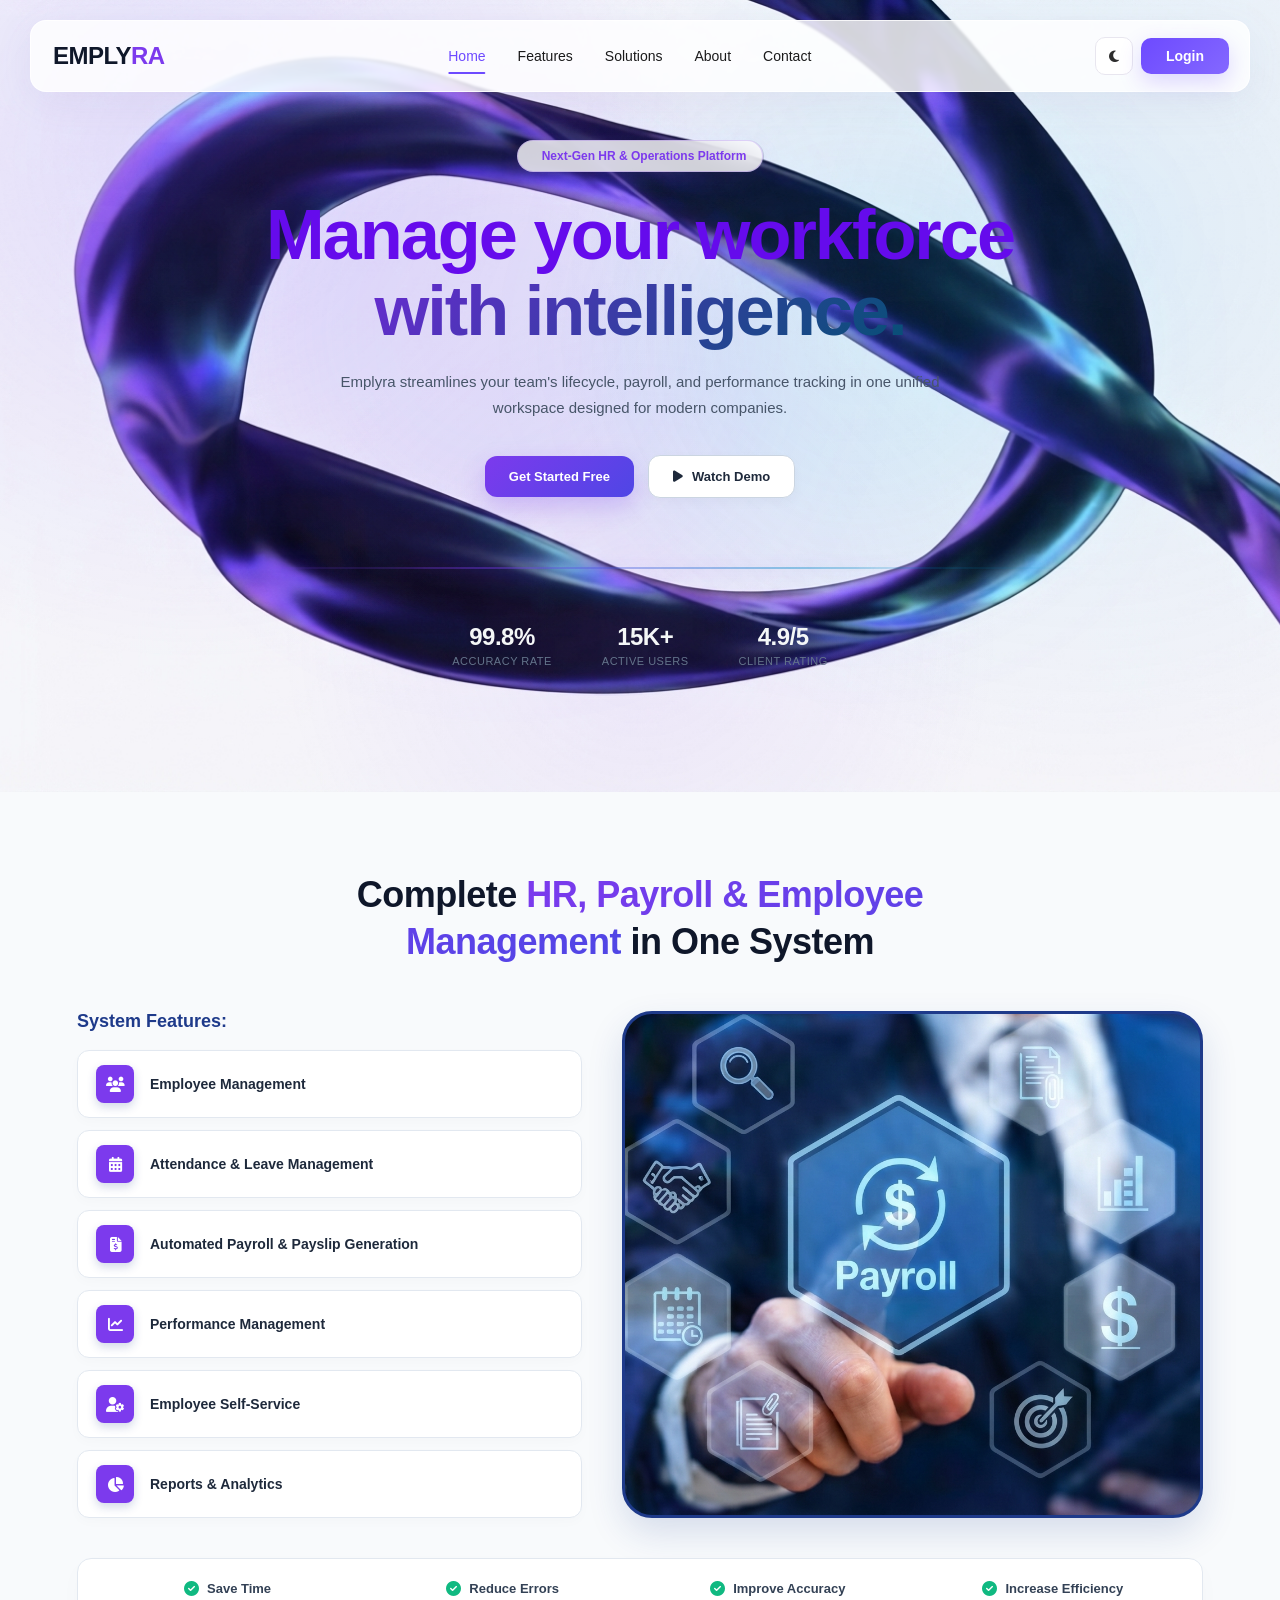
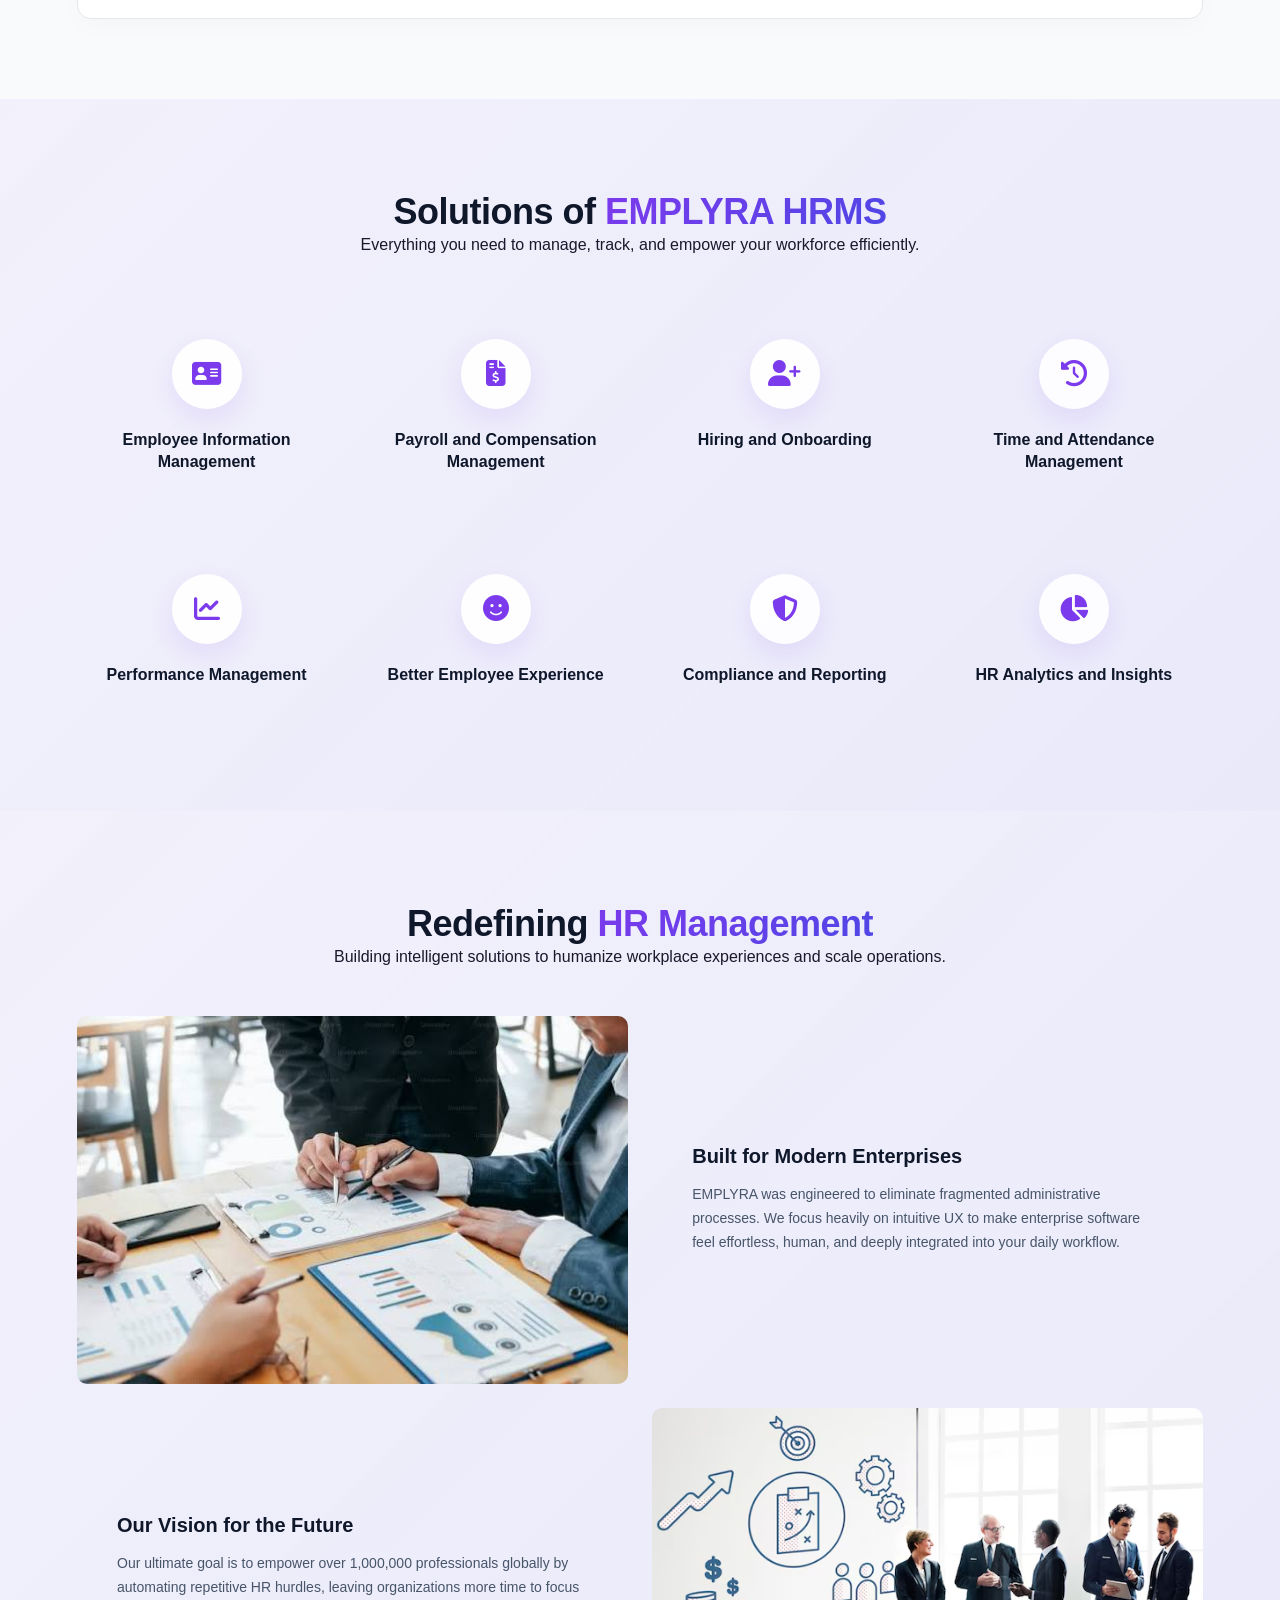
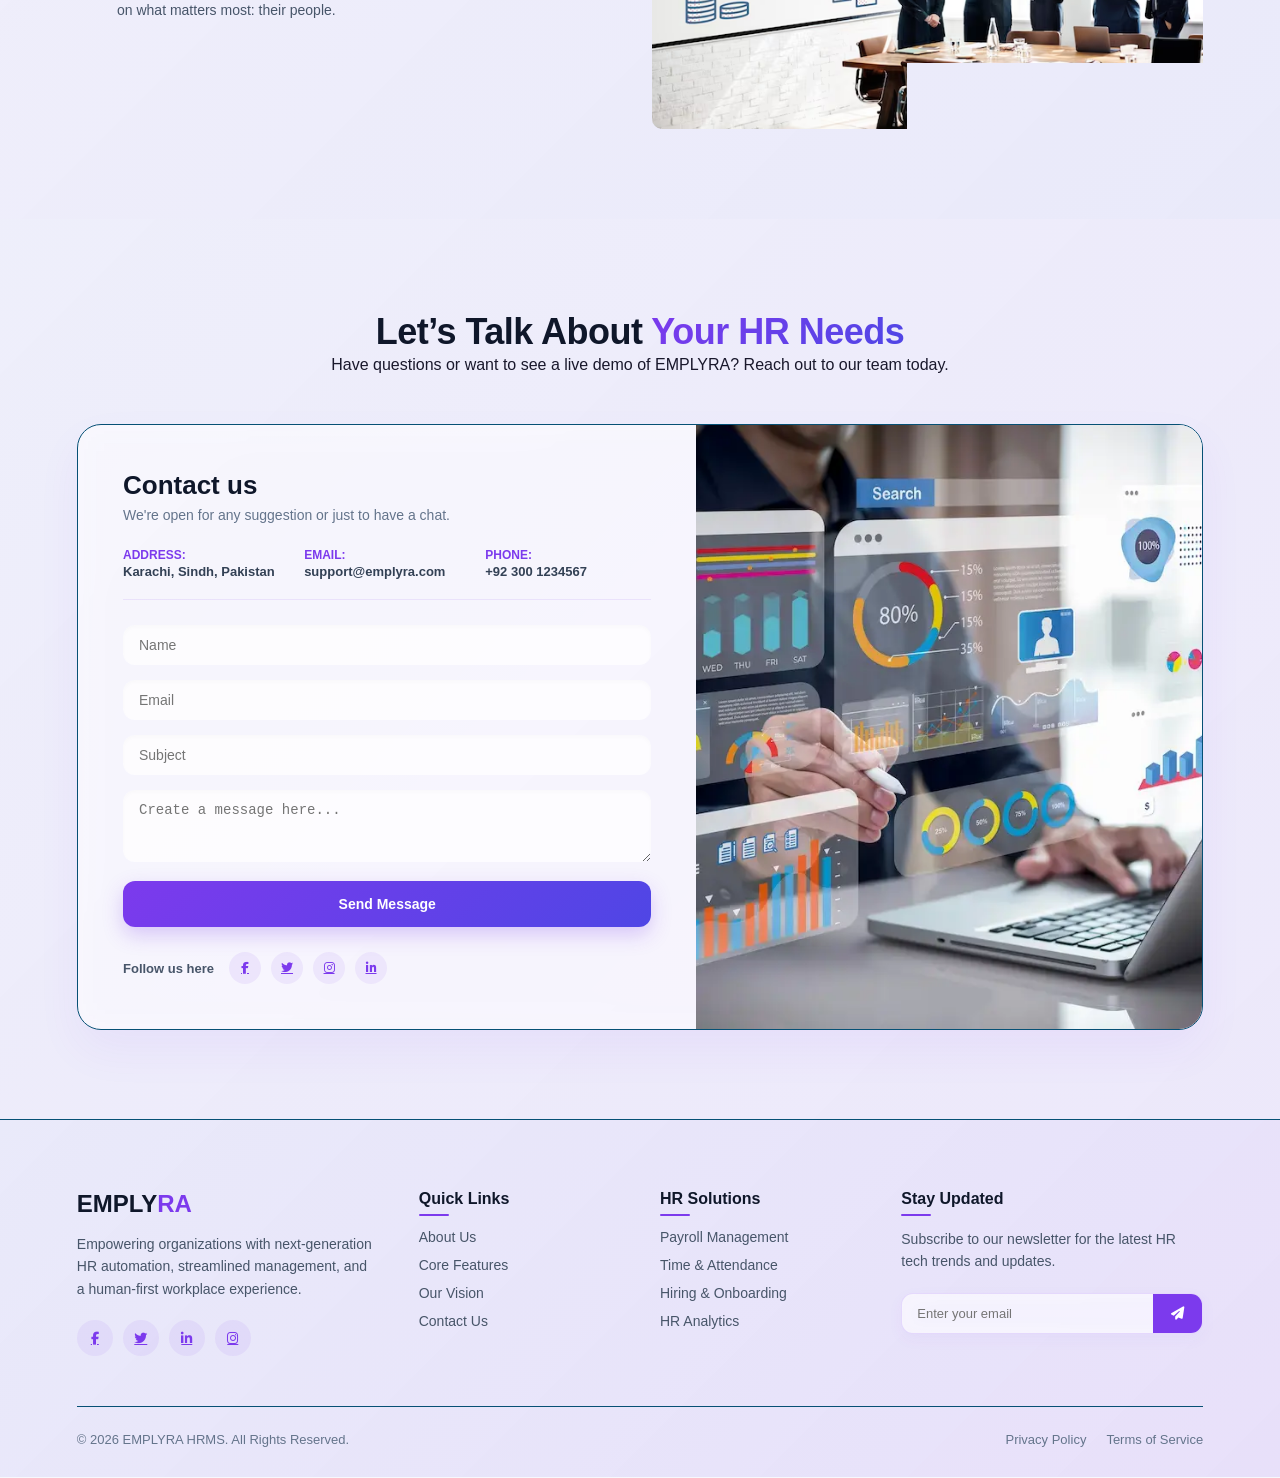
<file: index.html>
<!DOCTYPE html>
<html lang="en">

<head>
    <meta charset="UTF-8">
    <meta name="viewport" content="width=device-width, initial-scale=1.0">
    <title>EMPLYRA</title>
    <link rel="stylesheet" href="style.css">
    <link rel="stylesheet" href="https://cdnjs.cloudflare.com/ajax/libs/font-awesome/6.5.2/css/all.min.css">

</head>

<body>
    <nav class="navbar">
        <div class="nav-logo">
              <h3>EMPLY<span>RA</span></h3>
        </div>

        <div class="nav-links">
            <a href="#home" class="active">Home</a>
            <a href="#features">Features</a>
            <a href="#solutions">Solutions</a>
            <a href="#about">About</a>
            <a href="#contact">Contact</a>
        </div>

        <div class="nav-actions">
            <button class="theme-btn" id="themeToggle">
                <i class="fa-regular fa-moon"></i>
            </button>
            <a href="login.html" class="get-started">
                Login
            </a>
            <button class="menu-toggle" id="menuToggle">
                <i class="fa-solid fa-bars"></i>
            </button>
        </div>
</nav>
 <!-- HERO SECTION START -->
<section class="hero-section" id="home">
    <!-- Background Ambient Glows -->
    <div class="hero-glow hero-glow-one"></div>
    <div class="hero-glow hero-glow-two"></div>

    <div class="hero-container">

        <!-- Top HR Badge -->
        <div class="hero-badge">
            <i class="fas fa-sparkles"></i>
            Next-Gen HR & Operations Platform
        </div>

        <!-- Main Heading -->
        <h1>
            Manage your workforce <span>with intelligence.</span>
        </h1>

        <!-- Description -->
        <p>
            Emplyra streamlines your team's lifecycle, payroll, and performance tracking in one unified workspace designed for modern companies.
        </p>

        <!-- CTA Buttons -->
        <div class="hero-buttons">
            <a href="#get-started" class="hero-primary">
                Get Started Free </i>
            </a>
            <a href="#demo" class="hero-secondary">
                <i class="fas fa-play"></i> Watch Demo
            </a>
        </div>

        <!-- Glowing Animated Wave Line -->
        <div class="hero-wave-container">
            <div class="wave-line"></div>
        </div>

        <!-- Hero Stats Row -->
        <div class="hero-stats-row">
            <div class="hero-stat-item">
                <strong>99.8%</strong>
                <span>Accuracy Rate</span>
            </div>
            <div class="hero-stat-item">
                <strong>15K+</strong>
                <span>Active Users</span>
            </div>
            <div class="hero-stat-item">
                <strong>4.9/5</strong>
                <span>Client Rating</span>
            </div>
        </div>
    </div>
</section>

    <!-- Features Section  -->
 <section class="simec-features-section scroll-reveal" id="features">
    <div class="simec-container">
        
        <!-- Header -->
        <div class="simec-header scroll-reveal">
        <h2>Complete <span class="highlight-text">HR, Payroll &
             Employee Management</span> in One System</h2>
        </div>

        <!-- Split Grid Layout -->
        <div class="simec-grid">
            
            <!-- Left Side: System Features List -->
            <div class="simec-features-list scroll-reveal">
                <div class="list-heading">System Features:</div>
                
                <div class="simec-item">
                    <div class="simec-icon"><i class="fa-solid fa-users"></i></div>
                    <span>Employee Management</span>
                </div>
                
                <div class="simec-item">
                    <div class="simec-icon"><i class="fa-solid fa-calendar-days"></i></div>
                    <span>Attendance & Leave Management</span>
                </div>
                
                <div class="simec-item">
                    <div class="simec-icon"><i class="fa-solid fa-file-invoice-dollar"></i></div>
                    <span>Automated Payroll & Payslip Generation</span>
                </div>
                
                <div class="simec-item">
                    <div class="simec-icon"><i class="fa-solid fa-chart-line"></i></div>
                    <span>Performance Management</span>
                </div>
                
                <div class="simec-item">
                    <div class="simec-icon"><i class="fa-solid fa-user-gear"></i></div>
                    <span>Employee Self-Service</span>
                </div>
                
                <div class="simec-item">
                    <div class="simec-icon"><i class="fa-solid fa-chart-pie"></i></div>
                    <span>Reports & Analytics</span>
                </div>
            </div>

            <div class="simec-image-wrapper scroll-reveal">
                <img src="images/img5.jpg" alt="SIMEC HR System Features">
            </div>

        </div>

        <!-- Bottom Highlights Strip -->
        <div class="simec-highlights scroll-reveal">
            <div class="highlight-pill">
                <i class="fa-solid fa-circle-check"></i>
                <span>Save Time</span>
            </div>
            <div class="highlight-pill">
                <i class="fa-solid fa-circle-check"></i>
                <span>Reduce Errors</span>
            </div>
            <div class="highlight-pill">
                <i class="fa-solid fa-circle-check"></i>
                <span>Improve Accuracy</span>
            </div>
            <div class="highlight-pill">
                <i class="fa-solid fa-circle-check"></i>
                <span>Increase Efficiency</span>
            </div>
        </div>

    </div>
</section>
       <!-- features Section  -->

       <section id="solutions" class="simec-grid-section scroll-reveal">
    <div class="simec-container">
        
        <!-- Header -->
        <div class="simec-header scroll-reveal">
    <h2>Solutions of <span class="highlight-text">EMPLYRA HRMS</span></h2>
            <p class="simec-subtitle">Everything you need to manage, track, and empower your workforce efficiently.</p>
        </div>

        <!-- 8-Item Feature Grid -->
        <div class="hr-features-grid scroll-reveal">
            
            <!-- Item 1 -->
            <div class="hr-feature-card">
                <div class="hr-icon-circle">
                    <i class="fa-solid fa-address-card"></i>
                </div>
                <h3>Employee Information Management</h3>
            </div>

            <!-- Item 2 -->
            <div class="hr-feature-card">
                <div class="hr-icon-circle">
                    <i class="fa-solid fa-file-invoice-dollar"></i>
                </div>
                <h3>Payroll and Compensation Management</h3>
            </div>

            <!-- Item 3 -->
            <div class="hr-feature-card">
                <div class="hr-icon-circle">
                    <i class="fa-solid fa-user-plus"></i>
                </div>
                <h3>Hiring and Onboarding</h3>
            </div>

            <!-- Item 4 -->
            <div class="hr-feature-card">
                <div class="hr-icon-circle">
                    <i class="fa-solid fa-clock-rotate-left"></i>
                </div>
                <h3>Time and Attendance Management</h3>
            </div>

            <!-- Item 5 -->
            <div class="hr-feature-card">
                <div class="hr-icon-circle">
                    <i class="fa-solid fa-chart-line"></i>
                </div>
                <h3>Performance Management</h3>
            </div>

            <!-- Item 6 -->
            <div class="hr-feature-card">
                <div class="hr-icon-circle">
                    <i class="fa-solid fa-face-smile"></i>
                </div>
                <h3>Better Employee Experience</h3>
            </div>

            <!-- Item 7 -->
            <div class="hr-feature-card">
                <div class="hr-icon-circle">
                    <i class="fa-solid fa-shield-halved"></i>
                </div>
                <h3>Compliance and Reporting</h3>
            </div>

            <!-- Item 8 -->
            <div class="hr-feature-card">
                <div class="hr-icon-circle">
                    <i class="fa-solid fa-chart-pie"></i>
                </div>
                <h3>HR Analytics and Insights</h3>
            </div>

        </div>

    </div>
</section> 

   <!-- Solutions Section  -->
      <!-- About Section  -->
    <section id="about" class="simec-about-bento-section scroll-reveal">
    <div class="simec-container">
        
        <!-- Section Header -->
        <div class="simec-header scroll-reveal">
            <h2>Redefining <span class="highlight-text">HR Management</span></h2>
            <p class="simec-subtitle">Building intelligent solutions to humanize workplace experiences and scale operations.</p>
        </div>

        <!-- Bento Grid Layout -->
        <div class="emplyra-bento-grid scroll-reveal">
            
            <!-- Box 1: Image / Illustration -->
            <div class="bento-card bento-img-card">
                <img src="images/img7.jpg" alt="EMPLYRA Team Collaboration" />
            </div>

            <!-- Box 2: Text Description 1 -->
            <div class="bento-card bento-text-card">
                <h3>Built for Modern Enterprises</h3>
                <p>EMPLYRA was engineered to eliminate fragmented administrative processes. We focus heavily on intuitive UX to make enterprise software feel effortless, human, and deeply integrated into your daily workflow.</p>
            </div>

            <!-- Box 3: Text Description 2 -->
            <div class="bento-card bento-text-card">
                <h3>Our Vision for the Future</h3>
                <p>Our ultimate goal is to empower over 1,000,000 professionals globally by automating repetitive HR hurdles, leaving organizations more time to focus on what matters most: their people.</p>
            </div>

            <!-- Box 4: Image / Illustration -->
            <div class="bento-card bento-img-card">
                <img src="images/img9.avif" alt="EMPLYRA Dashboard Preview" />
            </div>

        </div>

    </div>
</section>

 <!-- About Section  -->
   <!-- Contact Section  -->
    <section id="contact" class="simec-contact-section scroll-reveal">
    <div class="simec-container">
        
        <!-- Section Header -->
        <div class="simec-header scroll-reveal">
        <h2>Let’s Talk About <span class="highlight-text">Your HR Needs</span></h2>
            <p class="simec-subtitle">Have questions or want to see a live demo of EMPLYRA? Reach out to our team today.</p>
        </div>

        <!-- Single Split Card Layout (Form on Left, Image on Right) -->
        <div class="contact-split-card scroll-reveal">
            
            <!-- Left Side: Contact Form & Info -->
            <div class="contact-left-content">
                <div class="contact-titles">
                    <h3>Contact us</h3>
                    <p>We're open for any suggestion or just to have a chat.</p>
                </div>

                <!-- Quick Info Row -->
                <div class="contact-mini-info">
                    <div class="mini-info-item">
                        <span>Address:</span>
                        <p>Karachi, Sindh, Pakistan</p>
                    </div>
                    <div class="mini-info-item">
                        <span>Email:</span>
                        <p>support@emplyra.com</p>
                    </div>
                    <div class="mini-info-item">
                        <span>Phone:</span>
                        <p>+92 300 1234567</p>
                    </div>
                </div>

                <!-- Form -->
                <form id="emplyraContactForm" onsubmit="event.preventDefault();">
                    <div class="form-group">
                        <input type="text" placeholder="Name" required />
                    </div>
                    <div class="form-group">
                        <input type="email" placeholder="Email" required />
                    </div>
                    <div class="form-group">
                        <input type="text" placeholder="Subject" required />
                    </div>
                    <div class="form-group">
                        <textarea rows="3" placeholder="Create a message here..." required></textarea>
                    </div>
                    <button type="submit" class="simec-submit-btn">
                        Send Message
                    </button>
                </form>

                <!-- Social / Follow Us Links -->
                <div class="contact-follow-us">
                    <span>Follow us here</span>
                    <div class="social-links">
                        <a href="#"><i class="fa-brands fa-facebook-f"></i></a>
                        <a href="#"><i class="fa-brands fa-twitter"></i></a>
                        <a href="#"><i class="fa-brands fa-instagram"></i></a>
                        <a href="#"><i class="fa-brands fa-linkedin-in"></i></a>
                    </div>
                </div>
            </div>

            <!-- Right Side: Image Container -->
            <div class="contact-right-image">
                <img src="images/img10.webp" alt="EMPLYRA Workspace" />
            </div>

        </div>

    </div>
</section>

  <!-- Contact  -->
   <footer id="footer" class="simec-footer-section scroll-reveal">
    <div class="simec-container">
        
        <!-- Main Footer Content Grid -->
        <div class="footer-grid">
            
            <!-- Column 1: Brand Info & Bio -->
            <div class="footer-widget brand-widget">
                <div class="footer-logo">
                    <h3>EMPLY<span>RA</span></h3>
                </div>
                <p>Empowering organizations with next-generation HR automation, streamlined management, and a human-first workplace experience.</p>
                <div class="footer-socials">
                    <a href="#"><i class="fa-brands fa-facebook-f"></i></a>
                    <a href="#"><i class="fa-brands fa-twitter"></i></a>
                    <a href="#"><i class="fa-brands fa-linkedin-in"></i></a>
                    <a href="#"><i class="fa-brands fa-instagram"></i></a>
                </div>
            </div>

            <!-- Column 2: Quick Links -->
            <div class="footer-widget">
                <h4>Quick Links</h4>
                <ul class="footer-links">
                    <li><a href="#about-us">About Us</a></li>
                    <li><a href="#hr-solutions">Core Features</a></li>
                    <li><a href="#emplyra-about">Our Vision</a></li>
                    <li><a href="#contact-us">Contact Us</a></li>
                </ul>
            </div>

            <!-- Column 3: Solutions / Services -->
            <div class="footer-widget">
                <h4>HR Solutions</h4>
                <ul class="footer-links">
                    <li><a href="#">Payroll Management</a></li>
                    <li><a href="#">Time & Attendance</a></li>
                    <li><a href="#">Hiring & Onboarding</a></li>
                    <li><a href="#">HR Analytics</a></li>
                </ul>
            </div>

            <!-- Column 4: Newsletter Subscription -->
            <div class="footer-widget newsletter-widget">
                <h4>Stay Updated</h4>
                <p>Subscribe to our newsletter for the latest HR tech trends and updates.</p>
                <form class="footer-newsletter-form" onsubmit="event.preventDefault();">
                    <input type="email" placeholder="Enter your email" required />
                    <button type="submit"><i class="fa-solid fa-paper-plane"></i></button>
                </form>
            </div>

        </div>

        <!-- Footer Bottom Bar -->
        <div class="footer-bottom">
            <p>&copy; 2026 EMPLYRA HRMS. All Rights Reserved.</p>
            <div class="footer-bottom-links">
                <a href="#">Privacy Policy</a>
                <a href="#">Terms of Service</a>
            </div>
        </div>

    </div>
</footer>
     
    <script src="script.js">
        /* THEME */

const savedTheme = localStorage.getItem("theme");

if (savedTheme === "dark") {
    document.body.classList.add("dark-mode");
}
    </script>
</body>

</html>
</file>
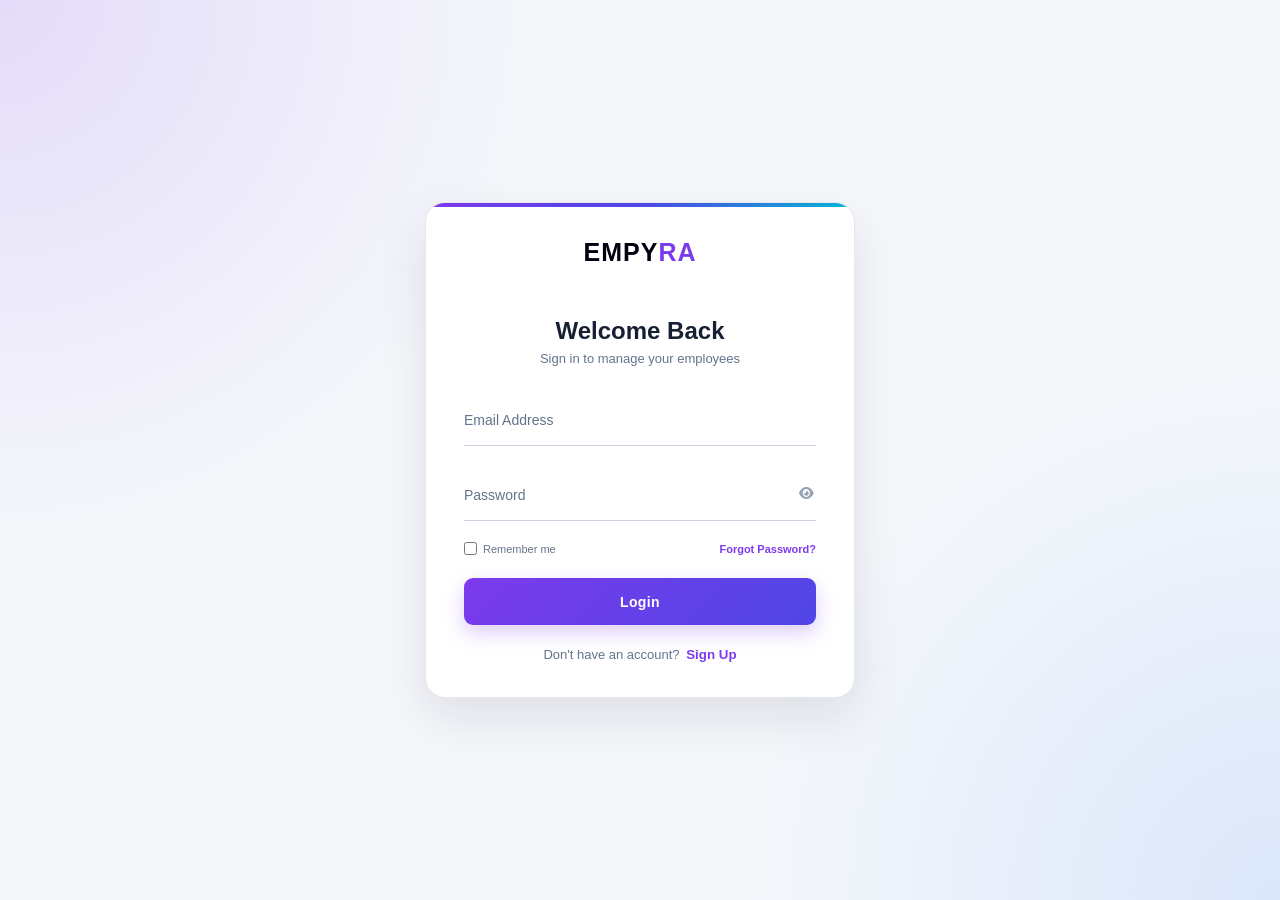
<file: login.html>
<!DOCTYPE html>
<html lang="en">
<head>
    <meta charset="UTF-8">
    <meta name="viewport" content="width=device-width, initial-scale=1.0">
    <title>EMPLYRA - Login</title>
    <link rel="stylesheet" href="login.css">
    <link rel="stylesheet" href="https://cdnjs.cloudflare.com/ajax/libs/font-awesome/6.4.0/css/all.min.css">
    
</head>
<body id="body">
    <div class="auth-container">
        <div class="auth-box">

            <!-- Logo -->
            <div class="logo">
               <h3>EMPY <span>RA</span></h3>
            </div>

            <!-- LOGIN -->
            <div id="login-form" class="auth-form">
                <h1>Welcome Back</h1>
                <p class="subtitle">Sign in to manage your employees</p>

                <form>
                    <div class="input-box">
                        <input type="email" id="email" placeholder=" " required>
                        <label>Email Address</label>
                    </div>

                    <div class="input-box">
                        <input type="password" id="password" placeholder=" " required>
                        <label>Password</label>
                        <button type="button" class="password-toggle" id="login-password-toggle">
                            <i class="fas fa-eye"></i>
                        </button>
                    </div>

                    <div class="form-options">
                        <label class="remember">
                            <input type="checkbox">
                            <span>Remember me</span>
                        </label>
                        <a href="#" id="forgot-password">Forgot Password?</a>
                    </div>

                    <button type="button" id="login" class="auth-btn">
                        Login
                    </button>
                </form>

                <p class="switch-text">
                    Don't have an account?
                    <button type="button" id="show-signup">Sign Up</button>
                </p>
            </div>

            <!-- SIGN UP -->
            <div id="signup-form" class="auth-form hidden">
                <h1>Create Account</h1>
                <p class="subtitle">Start managing your employees today</p>

                <form>
                    <div class="input-box">
                        <input type="text" id="signup-name" placeholder=" " required>
                        <label>Full Name</label>
                    </div>

                    <div class="input-box">
                        <input type="email" id="signup-email" placeholder=" " required>
                        <label>Email Address</label>
                    </div>

                    <div class="input-box">
                        <input type="password" id="signup-password" placeholder=" " required>
                        <label>Password</label>
                        <button type="button" class="password-toggle" id="signup-password-toggle">
                            <i class="fas fa-eye"></i>
                        </button>
                    </div>

                    <div class="input-box">
                        <input type="password" id="confirm-password" placeholder=" " required>
                        <label>Confirm Password</label>
                    </div>

                    <button type="button" id="signup" class="auth-btn">
                        Create Account
                    </button>
                </form>

                <p class="switch-text">
                    Already have an account?
                    <button type="button" id="show-login">Login</button>
                </p>
            </div>

        </div>
    </div>

    <script src="login.js"></script>
</body>
</html>
</file>
<file: style.css>
/* Navbar  */
html {
    scroll-behavior: smooth;
}
 * {
     margin: 0;
     padding: 0;
     box-sizing: border-box;
 }

 body {
   font-family:'Segoe UI', Tahoma, Geneva, Verdana, sans-serif;
     background: #f7f8fc;
     color: #19182c;
     transition: background 0.3s ease, color 0.3s ease;
 }

 body.dark-mode {
     background: #01000c;
     color: #ffffff;
 }

 .navbar {
     width: calc(100% - 60px);
     height: 72px;
     position: fixed;
     top: 20px;
     left: 30px;
     z-index: 1000;
     display: flex;
     align-items: center;
     justify-content: space-between;
     padding: 0 20px 0 22px;
     background: rgba(255, 255, 255, 0.82);
     backdrop-filter: blur(1px);
     -webkit-backdrop-filter: blur(1px);
     border: 1px solid rgba(255, 255, 255, 0.8);
     border-radius: 16px;
     box-shadow: 0 10px 40px rgba(113, 106, 166, 0.08);
     transition: 0.35s ease;
     font-weight: bold;
 }
 /* LOGO */

 .nav-logo {
     display: flex;
     align-items: center;
     gap: 10px;
     font-size: 20px;
     font-weight: 800;
     letter-spacing: -0.5px;
 }


.nav-logo h3 {
    font-size: 24px;
    font-weight: 800;
    color: #0f172a; 
    margin: 0;
    transition: color 0.3s ease;
}

.nav-logo h3 span {
    color: #7c3aed; 
}

body.dark-mode .nav-logo h3 span {
     color: #7c3aed;
}
body.dark-mode .nav-logo h3{
    color: white;
}
 /* NAV LINKS */

 .nav-links {
     display: flex;
     align-items: center;
     gap: 32px;
 }

 .nav-links a {
     position: relative;
     text-decoration: none;
     color: #1a1a1b;
     font-size: 14px;
     font-weight: 500;
     transition: 0.3s ease;
 }

 .nav-links a:hover,
 .nav-links a.active {
     color: #6d4aff;
 }

 .nav-links a::after {
     content: "";
     position: absolute;
     left: 50%;
     bottom: -10px;
     width: 0;
     height: 2px;
     border-radius: 10px;
     background: #6d4aff;
     transform: translateX(-50%);
     transition: 0.3s ease;
 }

 .nav-links a:hover::after,
 .nav-links a.active::after {
     width: 100%;
 }

 /* RIGHT SIDE */

 .nav-actions {
     display: flex;
     align-items: center;
     gap: 8px;
 }

 .theme-btn {
     width: 38px;
     height: 38px;
     border: 1px solid #e8e6ef;
     border-radius: 10px;
     background: #fff;
     color: #2d2d2d;
     cursor: pointer;
     transition: 0.3s ease;
 }

 .theme-btn:hover {
     color: #6d4aff;
     border-color: #d8d0ff;
     transform: translateY(-2px);
 }

 /* GET STARTED */

 .get-started {
     display: flex;
     align-items: center;
     gap: 9px;
     padding: 10px 25px;
     text-decoration: none;
     color: white;
     font-size: 14px;
     font-weight: 600;
     border-radius: 10px;
     background: linear-gradient(135deg, #6d4aff, #8468ff);
     box-shadow: 0 8px 22px rgba(109, 74, 255, 0.22);
     transition: 0.3s ease;
 }

 .get-started:hover {
     box-shadow: 0 12px 30px rgba(57, 42, 114, 0.3);
 }

 /* SCROLLED NAVBAR */

 .navbar.scrolled {
     top: 10px;
     background: rgba(255, 255, 255, 0.94);
     box-shadow: 0 12px 40px rgba(30, 25, 70, 0.12);
 }

 body.dark-mode .navbar.scrolled {
     background: rgba(20, 24, 46, 0.94);
     box-shadow: 0 12px 40px rgba(0, 0, 0, 0.3);
 }

 body.dark-mode .menu-toggle {
     background: #14182e;
     border-color: rgba(255, 255, 255, 0.08);
     color: #ffffff;
 }

 .menu-toggle {
     display: none;
     width: 38px;
     height: 38px;
     border: 1px solid #e8e6ef;
     border-radius: 10px;
     background: #fff;
     color: #2d2d2d;
     cursor: pointer;
     font-size: 16px;
     align-items: center;
     justify-content: center;
     padding: 0;
 }

 /* MOBILE */
 @media (max-width: 900px) {

     .nav-links {
         display: none;
     }

     .navbar {
         width: calc(100% - 30px);
         left: 15px;
         padding: 0 12px 0 15px;
     }

     .menu-toggle {
         display: flex;
     }
 }

 @media (max-width: 900px) {

     .nav-links.show {
         display: flex;
         position: absolute;
         top: 82px;
         left: 0;
         width: 100%;
         flex-direction: column;
         align-items: flex-start;
         gap: 20px;
         padding: 25px;
         background: #ffffff;
         border-radius: 16px;
         box-shadow: 0 10px 30px rgba(0, 0, 0, 0.12);
     }

     body.dark-mode .nav-links.show {
         background: #14182e;
     }
 }


 @media (max-width: 500px) {

     .navbar {
         height: 65px;
         top: 12px;
     }

     .logo-icon {
         width: 32px;
         height: 32px;
     }

     .nav-logo {
         font-size: 17px;
     }

     .get-started {
         padding: 9px 12px;
         font-size: 12px;
     }

 }

 body.dark-mode .navbar {
     box-shadow: 0 0px 35px rgba(128, 125, 125, 0.25);
     border-color: rgba(79, 15, 241, 0.4);
     background: rgba(12, 15, 29, 0.94);
 }

 body.dark-mode .nav-logo span {
     color: #ffffff;
 }

 body.dark-mode .nav-links a {
     color: #9ca3af;
 }

 body.dark-mode .nav-links a:hover,
 body.dark-mode .nav-links a.active {
     color: #8b5cf6;
 }

 body.dark-mode .theme-btn {
     background: #14182e;
     border-color: rgba(255, 255, 255, 0.08);
     color: #ffffff;
 }

 body.dark-mode .theme-btn:hover {
     color: #8b5cf6;
     border-color: rgba(139, 92, 246, 0.4);
 }

 /* Hero Section  */

 body.dark-mode .hero-section {
     background: linear-gradient(135deg, rgba(6, 1, 33, 0.45) 0%, rgba(11, 2, 37, 0.4) 100%),
         url(images/Gemini_Generated_Image_hmstlkhmstlkhmst.jpg) center/cover no-repeat;
 }

 .hero-section {
     padding: 140px 6% 80px;
     position: relative;
     overflow: hidden;
     display: flex;
     flex-direction: column;
     align-items: center;
     justify-content: center;
     background: #06060b;
     background-image:
         radial-gradient(circle at 15% 20%, rgba(109, 74, 255, 0.25) 0%, transparent 40%),
         radial-gradient(circle at 85% 30%, rgba(14, 165, 233, 0.25) 0%, transparent 45%),
         radial-gradient(circle at 50% 80%, rgba(249, 115, 22, 0.15) 0%, transparent 40%);
 }

 .hero-container {
     width: 100%;
     max-width: 1250px;
     margin: 0 auto;
     display: flex;
     flex-direction: column;
     align-items: center;
     text-align: center;
     position: relative;
     z-index: 2;
 }

 /* Ambient Glows with Animation */
 .hero-glow {
     position: absolute;
     border-radius: 50%;
     pointer-events: none;
     filter: blur(80px);
 }

 .hero-glow-one {
     width: 500px;
     height: 500px;
     top: 10%;
     left: 20%;
     background: rgba(109, 74, 255, 0.18);
     animation: glowFloat 8s ease-in-out infinite;
 }

 .hero-glow-two {
     width: 450px;
     height: 450px;
     top: 15%;
     right: 15%;
     background: rgba(14, 165, 233, 0.15);
     animation: glowFloat 10s ease-in-out infinite reverse;
 }

 /* Badge with Entry Animation */
 .hero-badge {
     display: flex;
     align-items: center;
     gap: 8px;
     padding: 8px 16px;
     margin-bottom: 25px;
     border: 1px solid rgba(139, 92, 246, 0.25);
     border-radius: 30px;
     background: rgba(20, 18, 40, 0.6);
     backdrop-filter: blur(12px);
     color: #a78bfa;
     font-size: 12px;
     font-weight: 500;
     box-shadow: 0 8px 25px rgba(109, 74, 255, 0.1);
     animation: heroFadeIn 0.8s cubic-bezier(0.16, 1, 0.3, 1) forwards;
 }

 .hero-badge i {
     color: #c084fc;
 }

 /* Headings & Text with Staggered Animations */
 .hero-container h1 {
     color: #fff;
     font-size: clamp(42px, 5.5vw, 72px);
     line-height: 1.08;
     letter-spacing: -2px;
     margin-bottom: 20px;
     max-width: 800px;
     animation: heroFadeIn 0.9s cubic-bezier(0.16, 1, 0.3, 1) 0.1s forwards;
     opacity: 0;
 }

 .hero-container h1 span {
     background: linear-gradient(135deg, #c084fc, #38bdf8);
     -webkit-background-clip: text;
     -webkit-text-fill-color: transparent;
 }

 .hero-container>p {
     color: #9ca3af;
     font-size: 15px;
     line-height: 1.7;
     max-width: 620px;
     margin-bottom: 35px;
     animation: heroFadeIn 1s cubic-bezier(0.16, 1, 0.3, 1) 0.2s forwards;
     opacity: 0;
 }

 /* Buttons */
 .hero-buttons {
     display: flex;
     align-items: center;
     justify-content: center;
     gap: 14px;
     margin-bottom: 50px;
     animation: heroFadeIn 1.1s cubic-bezier(0.16, 1, 0.3, 1) 0.3s forwards;
     opacity: 0;
 }

 .hero-primary,
 .hero-secondary {
     display: flex;
     align-items: center;
     justify-content: center;
     gap: 9px;
     padding: 13px 24px;
     border-radius: 12px;
     text-decoration: none;
     font-size: 13px;
     font-weight: 600;
     transition: all 0.3s cubic-bezier(0.4, 0, 0.2, 1);
 }

 .hero-primary {
     color: #fff;
     background: linear-gradient(135deg, #7c3aed, #4f46e5);
     box-shadow: 0 10px 30px rgba(124, 58, 237, 0.4);
 }

 .hero-primary:hover {
     transform: translateY(-3px) scale(1.02);
     box-shadow: 0 15px 35px rgba(124, 58, 237, 0.6);
 }

 .hero-secondary {
     color: #e2e8f0;
     background: rgba(255, 255, 255, 0.05);
     border: 1px solid rgba(255, 255, 255, 0.1);
     backdrop-filter: blur(10px);
 }

 .hero-secondary:hover {
     background: rgba(255, 255, 255, 0.1);
     border-color: rgba(255, 255, 255, 0.2);
     transform: translateY(-3px) scale(1.02);
 }

 /* Glowing Wave Line Container with Pulse Animation */
 .hero-wave-container {
     width: 100%;
     max-width: 900px;
     height: 40px;
     position: relative;
     margin-bottom: 35px;
     display: flex;
     align-items: center;
     justify-content: center;
     animation: heroFadeIn 1.2s cubic-bezier(0.16, 1, 0.3, 1) 0.4s forwards;
     opacity: 0;
 }

 .wave-line {
     width: 100%;
     height: 2px;
     background: linear-gradient(90deg, transparent, rgba(167, 139, 250, 0.8), rgba(56, 189, 248, 0.8), transparent);
     box-shadow: 0 0 20px rgba(167, 139, 250, 0.5);
     position: relative;
     border-radius: 50%;
     animation: wavePulse 4s ease-in-out infinite;
 }

 /* Hero Stats Row */
 .hero-stats-row {
     display: flex;
     align-items: center;
     justify-content: center;
     gap: 50px;
     margin-bottom: 45px;
     animation: heroFadeIn 1.3s cubic-bezier(0.16, 1, 0.3, 1) 0.5s forwards;
     opacity: 0;
 }

 .hero-stat-item {
     display: flex;
     flex-direction: column;
     align-items: center;
     gap: 4px;
     transition: transform 0.3s ease;
 }

 .hero-stat-item:hover {
     transform: translateY(-3px);
 }

 .hero-stat-item strong {
     color: #fff;
     font-size: 24px;
     font-weight: 700;
     letter-spacing: -0.5px;
 }

 .hero-stat-item span {
     color: #9ca3af;
     font-size: 11px;
     text-transform: uppercase;
     letter-spacing: 0.5px;
 }

 /* Trusted Footer Logos */
 .trusted-footer {
     display: flex;
     flex-direction: column;
     align-items: center;
     gap: 15px;
     animation: heroFadeIn 1.4s cubic-bezier(0.16, 1, 0.3, 1) 0.6s forwards;
     opacity: 0;
 }

 .trusted-footer small {
     color: #6b7280;
     font-size: 11px;
     text-transform: uppercase;
     letter-spacing: 1px;
 }

 .company-logos {
     display: flex;
     align-items: center;
     justify-content: center;
     gap: 35px;
     flex-wrap: wrap;
 }

 .company-logos span {
     color: #9ca3af;
     font-size: 15px;
     font-weight: 600;
     opacity: 0.6;
     transition: all 0.3s ease;
     cursor: pointer;
 }

 .company-logos span:hover {
     opacity: 1;
     color: #fff;
     text-shadow: 0 0 15px rgba(255, 255, 255, 0.5);
     transform: translateY(-2px);
 }

 /* =========================================
   KEYFRAME ANIMATIONS
========================================= */

 @keyframes heroFadeIn {
     0% {
         opacity: 0;
         transform: translateY(25px);
     }

     100% {
         opacity: 1;
         transform: translateY(0);
     }
 }

 @keyframes glowFloat {

     0%,
     100% {
         transform: translate(0, 0) scale(1);
     }

     50% {
         transform: translate(30px, 25px) scale(1.08);
     }
 }

 @keyframes wavePulse {

     0%,
     100% {
         opacity: 0.7;
         box-shadow: 0 0 15px rgba(167, 139, 250, 0.4);
     }

     50% {
         opacity: 1;
         box-shadow: 0 0 30px rgba(56, 189, 248, 0.8);
     }
 }

 /* =========================================
   RESPONSIVE QUERIES
========================================= */

 @media (max-width: 768px) {
     .hero-stats-row {
         gap: 25px;
     }

     .company-logos {
         gap: 20px;
     }

     .hero-buttons {
         flex-direction: column;
         width: 100%;
     }

     .hero-primary,
     .hero-secondary {
         width: 100%;
     }
 }

 /* Light theme */
 .hero-section {
     background-color: #f8fafc;
     color: #0f172a;
 }

 .hero-section h1 {
     color: #0f172a;
 }

 .hero-section p {
     color: #475569;
 }

 body.dark-mode .hero-section {
     background-color: #06060b;
     color: #f8fafc;
 }

 body.dark-mode .hero-section h1 {
     color: #ffffff;
 }

 body.dark-mode .hero-section p {
     color: #9ca3af;
 }

 body.dark-mode .hero-badge {
     background: rgba(20, 18, 40, 0.6);
     border-color: rgba(139, 92, 246, 0.25);
     color: #a78bfa;
 }

 /* =========================================
   HERO SECTION (Light Theme Version)
========================================= */
 .hero-section {
     padding: 140px 6% 80px;
     position: relative;
     overflow: hidden;
     display: flex;
     flex-direction: column;
     align-items: center;
     justify-content: center;

     /* Sabhi gradients aur background image ko aik sath combine kiya gaya hai */
     background:
         radial-gradient(circle at 15% 20%, rgba(109, 74, 255, 0.15) 0%, transparent 40%),
         radial-gradient(circle at 85% 30%, rgba(14, 165, 233, 0.1) 0%, transparent 45%),
         radial-gradient(circle at 50% 80%, rgba(139, 92, 246, 0.1) 0%, transparent 40%),
         url('images/img3.jpg') center / cover no-repeat;
 }


 .hero-container {
     width: 100%;
     max-width: 1250px;
     margin: 0 auto;
     display: flex;
     flex-direction: column;
     align-items: center;
     text-align: center;
     position: relative;
     z-index: 2;
 }

 /* Ambient Glows for Light Theme */
 .hero-glow {
     position: absolute;
     border-radius: 50%;
     pointer-events: none;
     filter: blur(80px);
 }

 .hero-glow-one {
     width: 500px;
     height: 500px;
     top: 10%;
     left: 20%;
     background: rgba(109, 74, 255, 0.1);
     animation: glowFloat 8s ease-in-out infinite;
 }

 .hero-glow-two {
     width: 450px;
     height: 450px;
     top: 15%;
     right: 15%;
     background: rgba(14, 165, 233, 0.08);
     animation: glowFloat 10s ease-in-out infinite reverse;
 }

 /* Badge (Light Theme) */
 .hero-badge {
     display: flex;
     align-items: center;
     gap: 8px;
     padding: 8px 16px;
     margin-bottom: 25px;
     border: 1px solid rgba(124, 58, 237, 0.2);
     border-radius: 30px;
     background: rgba(255, 255, 255, 0.8);
     backdrop-filter: blur(12px);
     color: #7c3aed;
     font-size: 12px;
     font-weight: 600;
     box-shadow: 0 8px 25px rgba(109, 74, 255, 0.08);
     animation: heroFadeIn 0.8s cubic-bezier(0.16, 1, 0.3, 1) forwards;
 }

 .hero-badge i {
     color: #7c3aed;
 }

 /* Headings & Text (Light Theme) */
 .hero-container h1 {
     color: #650bec;
     font-size: clamp(42px, 5.5vw, 72px);
     line-height: 1.08;
     letter-spacing: -2px;
     margin-bottom: 20px;
     max-width: 800px;
     animation: heroFadeIn 0.9s cubic-bezier(0.16, 1, 0.3, 1) 0.1s forwards;
     opacity: 0;
 }

 .hero-container h1 span {
     background: linear-gradient(135deg, #672bd0, #065075);
     -webkit-background-clip: text;
     -webkit-text-fill-color: transparent;
 }

 .hero-container>p {
     color: #475569;
     font-size: 15px;
     line-height: 1.7;
     max-width: 620px;
     margin-bottom: 35px;
     animation: heroFadeIn 1s cubic-bezier(0.16, 1, 0.3, 1) 0.2s forwards;
     opacity: 0;
 }

 /* Buttons (Light Theme) */
 .hero-buttons {
     display: flex;
     align-items: center;
     justify-content: center;
     gap: 14px;
     margin-bottom: 50px;
     animation: heroFadeIn 1.1s cubic-bezier(0.16, 1, 0.3, 1) 0.3s forwards;
     opacity: 0;
 }

 .hero-primary,
 .hero-secondary {
     display: flex;
     align-items: center;
     justify-content: center;
     gap: 9px;
     padding: 13px 24px;
     border-radius: 12px;
     text-decoration: none;
     font-size: 13px;
     font-weight: 600;
     transition: all 0.3s cubic-bezier(0.4, 0, 0.2, 1);
 }

 .hero-primary {
     color: #fff;
     background: linear-gradient(135deg, #7c3aed, #4f46e5);
     box-shadow: 0 10px 25px rgba(124, 58, 237, 0.25);
 }

 .hero-primary:hover {
     transform: translateY(-3px) scale(1.02);
     box-shadow: 0 15px 30px rgba(124, 58, 237, 0.35);
 }

 .hero-secondary {
     color: #1e293b;
     background: #ffffff;
     border: 1px solid #cbd5e1;
     box-shadow: 0 4px 12px rgba(0, 0, 0, 0.03);
 }

 .hero-secondary:hover {
     background: #f1f5f9;
     border-color: #94a3b8;
     transform: translateY(-3px) scale(1.02);
 }

 /* Glowing Wave Line Container (Light Theme) */
 .hero-wave-container {
     width: 100%;
     max-width: 900px;
     height: 40px;
     position: relative;
     margin-bottom: 35px;
     display: flex;
     align-items: center;
     justify-content: center;
     animation: heroFadeIn 1.2s cubic-bezier(0.16, 1, 0.3, 1) 0.4s forwards;
     opacity: 0;
 }

 .wave-line {
     width: 100%;
     height: 2px;
     background: linear-gradient(90deg, transparent, rgba(124, 58, 237, 0.4), rgba(2, 132, 199, 0.4), transparent);
     box-shadow: 0 0 15px rgba(124, 58, 237, 0.2);
     position: relative;
     border-radius: 50%;
     animation: wavePulseLight 4s ease-in-out infinite;
 }

 /* Hero Stats Row (Light Theme) */
 .hero-stats-row {
     display: flex;
     align-items: center;
     justify-content: center;
     gap: 50px;
     margin-bottom: 45px;
     animation: heroFadeIn 1.3s cubic-bezier(0.16, 1, 0.3, 1) 0.5s forwards;
     opacity: 0;
 }

 .hero-stat-item {
     display: flex;
     flex-direction: column;
     align-items: center;
     gap: 4px;
     transition: transform 0.3s ease;
 }

 .hero-stat-item:hover {
     transform: translateY(-3px);
 }

 .hero-stat-item strong {
     color: #f4f7f7;
     font-size: 24px;
     font-weight: 700;
     letter-spacing: -0.5px;
 }

 body.dark-mode .hero-stat-item strong {
     color: #eaecef;
 }

 .hero-stat-item span {
     color: #64748b;
     font-size: 11px;
     text-transform: uppercase;
     letter-spacing: 0.5px;
 }

 /* Trusted Footer Logos (Light Theme) */
 .trusted-footer {
     display: flex;
     flex-direction: column;
     align-items: center;
     gap: 15px;
     animation: heroFadeIn 1.4s cubic-bezier(0.16, 1, 0.3, 1) 0.6s forwards;
     opacity: 0;
 }

 .trusted-footer small {
     color: #94a3b8;
     font-size: 11px;
     text-transform: uppercase;
     letter-spacing: 1px;
 }

 .company-logos {
     display: flex;
     align-items: center;
     justify-content: center;
     gap: 35px;
     flex-wrap: wrap;
 }

 .company-logos span {
     color: #64748b;
     font-size: 15px;
     font-weight: 600;
     opacity: 0.7;
     transition: all 0.3s ease;
     cursor: pointer;
 }

 .company-logos span:hover {
     opacity: 1;
     color: #0f172a;
     transform: translateY(-2px);
 }

 /* =========================================
   KEYFRAME ANIMATIONS
========================================= */

 @keyframes heroFadeIn {
     0% {
         opacity: 0;
         transform: translateY(25px);
     }

     100% {
         opacity: 1;
         transform: translateY(0);
     }
 }

 @keyframes glowFloat {

     0%,
     100% {
         transform: translate(0, 0) scale(1);
     }

     50% {
         transform: translate(30px, 25px) scale(1.08);
     }
 }

 @keyframes wavePulseLight {

     0%,
     100% {
         opacity: 0.4;
         box-shadow: 0 0 10px rgba(124, 58, 237, 0.15);
     }

     50% {
         opacity: 0.8;
         box-shadow: 0 0 20px rgba(2, 132, 199, 0.3);
     }
 }

 /* =========================================
   RESPONSIVE QUERIES
========================================= */

 @media (max-width: 768px) {
     .hero-stats-row {
         gap: 25px;
     }

     .company-logos {
         gap: 20px;
     }

     .hero-buttons {
         flex-direction: column;
         width: 100%;
     }

     .hero-primary,
     .hero-secondary {
         width: 100%;
     }
 }

 /* Hero section end  */

 /* =========================================
   SIMEC STYLE FEATURES SECTION CSS
========================================= */
 .simec-features-section {
     padding: 80px 6%;
     background-color: #f8fafc;
     position: relative;
     transition: background-color 0.3s ease;
     overflow: hidden;
 }

 .simec-container {
     max-width: 1200px;
     margin: 0 auto;
 }

 /* Header */
 .simec-header {
     text-align: center;
     max-width: 750px;
     margin: 0 auto 45px auto;
 }

 .simec-badge {
     display: inline-block;
     padding: 6px 16px;
     margin-bottom: 12px;
     font-size: 12px;
     font-weight: 700;
     text-transform: uppercase;
     letter-spacing: 1px;
     color: #1e3a8a;
     background: rgba(30, 58, 138, 0.08);
     border: 1px solid rgba(30, 58, 138, 0.2);
     border-radius: 20px;
 }

 .simec-header h2 {
     font-size: clamp(24px, 3.2vw, 36px);
     color: #0f172a;
     letter-spacing: -0.5px;
     line-height: 1.3;
 }

 /* Split Grid Layout */
 .simec-grid {
     display: grid;
     grid-template-columns: 1fr 1.15fr;
     gap: 40px;
     align-items: center;
     margin-bottom: 40px;
 }

 /* Left List Items */
 .simec-features-list {
     display: flex;
     flex-direction: column;
     gap: 12px;
 }

 .list-heading {
     font-size: 18px;
     font-weight: 700;
     color: #1e3a8a;
     margin-bottom: 6px;
 }

 .simec-item {
     display: flex;
     align-items: center;
     gap: 16px;
     background: #ffffff;
     padding: 14px 18px;
     border-radius: 12px;
     border: 1px solid #e2e8f0;
     box-shadow: 0 4px 12px rgba(0, 0, 0, 0.02);
     transition: all 0.3s ease;
 }

 .simec-item:hover {
     transform: translateX(6px);
     border-color: rgba(30, 58, 138, 0.4);
     box-shadow: 0 6px 20px rgba(30, 58, 138, 0.06);
 }

 .simec-icon {
     width: 38px;
     height: 38px;
     background-color: #7c3aed;
     color: #fff;
     display: flex;
     align-items: center;
     justify-content: center;
     border-radius: 8px;
     font-size: 15px;
     flex-shrink: 0;
     box-shadow: 0 4px 10px rgba(30, 58, 138, 0.2);
 }

 .simec-item span {
     font-size: 14px;
     font-weight: 600;
     color: #1e293b;
 }
 /* Header Span Color */
.simec-header h2 .highlight-text {
    background: linear-gradient(135deg, #7c3aed, #4f46e5);
    -webkit-background-clip: text;
    -webkit-text-fill-color: transparent;
}

 .simec-image-wrapper img {
     width: 100%;
     height: 100%;
     object-fit: cover;
     object-position: right;
     display: block;
     position: absolute;
     top: 0;
     left: 0;
 }

 .simec-image-wrapper {
     position: relative;
     /* Absolute image ko properlycontain karne ke liye */
     border-radius: 100px 100px 100px 100px;
     border-radius: 30px;
     overflow: hidden;
     box-shadow: 0 15px 35px rgba(30, 58, 138, 0.15);
     border: 3px solid #1e3a8a;
     height: 100%;
     min-height: 400px;
     display: flex;
     background: #1e3a8a;
 }

 /* Bottom Highlights Strip */
 .simec-highlights {
     display: grid;
     grid-template-columns: repeat(4, 1fr);
     gap: 20px;
     background: #ffffff;
     padding: 22px;
     border-radius: 14px;
     border: 1px solid #e2e8f0;
     box-shadow: 0 8px 25px rgba(0, 0, 0, 0.02);
 }

 .highlight-pill {
     display: flex;
     align-items: center;
     justify-content: center;
     gap: 8px;
     font-size: 13px;
     font-weight: 600;
     color: #334155;
 }

 .highlight-pill i {
     color: #10b981;
     font-size: 15px;
 }

 /* =========================================
   SCROLL REVEAL ANIMATION
========================================= */
 .simec-features-section .scroll-reveal {
     opacity: 0;
     transform: translateY(30px);
     transition: opacity 0.7s cubic-bezier(0.16, 1, 0.3, 1), transform 0.7s cubic-bezier(0.16, 1, 0.3, 1);
 }

 .simec-features-section .scroll-reveal.active {
     opacity: 1;
     transform: translateY(0);
 }

 /* =========================================
   RESPONSIVE DESIGN
========================================= */
 @media (max-width: 900px) {
     .simec-grid {
         grid-template-columns: 1fr;
     }

     .simec-image-wrapper {
         border-radius: 24px;
         /* Mobile par normal rounded corners */
         min-height: 300px;
     }

     .simec-highlights {
         grid-template-columns: repeat(2, 1fr);
     }
 }

 @media (max-width: 540px) {
     .simec-highlights {
         grid-template-columns: 1fr;
     }
 }

 /* =========================================
   DARK MODE STYLES FOR SIMEC SECTION
========================================= */
 body.dark-mode .simec-features-section {
     background-color: #0b0f19;
 }

 body.dark-mode .simec-header h2 {
     color: #ffffff;
 }

 body.dark-mode .simec-badge {
     color: #93c5fd;
     background: rgba(147, 197, 253, 0.1);
     border-color: rgba(147, 197, 253, 0.2);
 }

 body.dark-mode .list-heading {
     color: #93c5fd;
 }

 body.dark-mode .simec-item {
     background: rgba(30, 41, 59, 0.7);
     border-color: rgba(255, 255, 255, 0.08);
     backdrop-filter: blur(10px);
 }

 body.dark-mode .simec-item span {
     color: #f1f5f9;
 }

 body.dark-mode .simec-image-wrapper {
     border-color: #3b82f6;
     box-shadow: 0 15px 35px rgba(59, 130, 246, 0.25);
 }

 body.dark-mode .simec-highlights {
     background: rgba(30, 41, 59, 0.7);
     border-color: rgba(255, 255, 255, 0.08);
     backdrop-link: blur(10px);
 }

 body.dark-mode .highlight-pill {
     color: #e2e8f0;
 }
 /* =========================================
   SIMEC 4-COLUMN GRID SECTION CSS (Transparent Cards)
========================================= */
.simec-grid-section {
    padding: 90px 6%;
    background: linear-gradient(135deg, rgba(124, 58, 237, 0.04), rgba(79, 70, 229, 0.08));
    position: relative;
    overflow: hidden;
    transition: background 0.3s ease;
}

.hr-features-grid {
    display: grid;
    grid-template-columns: repeat(4, 1fr);
    gap: 30px;
    margin-top: 50px;
}

/* Transparent Feature Card */
.hr-feature-card {
    background: transparent; 
    backdrop-filter: blur(12px); 
    border: none;
    border-radius: 20px;
    padding: 35px 20px;
    text-align: center;
    display: flex;
    flex-direction: column;
    align-items: center;
    transition: all 0.4s ease;
}

/* White Circle & #7c3aed Icon */
.hr-icon-circle {
    width: 70px;
    height: 70px;
    background: rgba(255, 255, 255, 0.9);
    color: #7c3aed;
    border-radius: 50%;
    display: flex;
    align-items: center;
    justify-content: center;
    font-size: 26px;
    margin-bottom: 20px;
    box-shadow: 0 10px 25px rgba(124, 58, 237, 0.1);
    border: none;
    transition: all 0.4s ease;
}
.hr-icon-circle:hover {
    background: #a78bfa;
    color: white;
    border: none;
}
.hr-feature-card h3 {
    font-size: 16px;
    font-weight: bold;
    color: #0f172a;
    line-height: 1.4;
    margin: 0;
    transition: color 0.3s ease;
}

/* =========================================
   DARK MODE STYLES (Transparent Cards)
========================================= */
body.dark-mode .simec-grid-section {
    background: linear-gradient(135deg, #0b0f19, #130e26);
}

body.dark-mode .hr-feature-card {
    background: transparent;
    backdrop-filter: blur(12px);
    border: none;
}


body.dark-mode .hr-icon-circle {
    background: rgba(30, 41, 59, 0.5);
    color: #a78bfa;
    border: none;
}

body.dark-mode .hr-feature-card:hover .hr-icon-circle {
    background: #7c3aed;
    color: #ffffff;
}

body.dark-mode .hr-feature-card h3 {
    color: #f8fafc;
}

/* =========================================
   RESPONSIVE DESIGN
========================================= */
@media (max-width: 1024px) {
    .hr-features-grid {
        grid-template-columns: repeat(2, 1fr);
    }
}

@media (max-width: 600px) {
    .hr-features-grid {
        grid-template-columns: 1fr;
    }
}
/* =========================================
   SCROLL REVEAL ANIMATION STYLES
========================================= */
.scroll-reveal {
    opacity: 0;
    transform: translateY(30px);
    transition: opacity 0.8s ease-out, transform 0.8s ease-out;
    will-change: opacity, transform;
}

.scroll-reveal.active {
    opacity: 1;
    transform: translateY(0);
}

/* =========================================
   EMPLYRA ABOUT BENTO SECTION CSS
========================================= */
.simec-about-bento-section {
    padding: 90px 6%;
    background: linear-gradient(135deg, rgba(124, 58, 237, 0.04), rgba(79, 70, 229, 0.08));
    position: relative;
    overflow: hidden;
    transition: background 0.3s ease;
}

.emplyra-bento-grid {
    display: grid;
    grid-template-columns: repeat(2, 1fr);
    gap: 24px;
    margin-top: 50px;
}

/* Common Bento Card Style (Transparent & Borderless) */
.bento-card {
    backdrop-filter: blur(12px);
    border: none;
    overflow: hidden;
    transition: all 0.4s ease;
    display: flex;
    flex-direction: column;
    justify-content: center;
    padding: 40px;
}


/* Text Card Styling */
.bento-text-card h3 {
    font-size: 20px;
    font-weight: 800;
    color: #0f172a;
    margin-bottom: 15px;
}

.bento-text-card p {
    font-size: 14px;
    color: #475569;
    line-height: 1.7;
    margin: 0;
}

/* Image Card Styling */
.bento-img-card {
    padding: 0;
    background: transparent;
    box-shadow: none;
}

.bento-img-card:hover {
    background: transparent;
    transform: translateY(-5px);
}

.bento-img-card img {
    width: 100%;
    height: 100%;
    object-fit: cover;
    transition: transform 0.4s ease;
    border-radius: 10px;
}
/* =========================================
   DARK MODE STYLES
========================================= */

body.dark-mode .bento-text-card h3 {
    color: #f8fafc;
}

body.dark-mode .bento-text-card p {
    color: #94a3b8;
}

body.dark-mode .bento-img-card {
    background: transparent;
}

/* =========================================
   RESPONSIVE DESIGN
========================================= */
@media (max-width: 900px) {
    .emplyra-bento-grid {
        grid-template-columns: 1fr;
    }
}
/* =========================================
   EMPLYRA SPLIT CONTACT SECTION CSS
========================================= */
.simec-contact-section {
    padding: 90px 6%;
    background: linear-gradient(135deg, rgba(79, 70, 229, 0.05), rgba(124, 58, 237, 0.08));
    position: relative;
    overflow: hidden;
    transition: background 0.3s ease;
}

/* Master Split Card */
.contact-split-card {
    display: grid;
    grid-template-columns: 1.1fr 0.9fr;
    background: rgba(255, 255, 255, 0.65);
    backdrop-filter: blur(16px);
    border: none;
    border-radius: 24px;
    overflow: hidden;
    box-shadow: 0 20px 45px rgba(124, 58, 237, 0.06);
    margin-top: 50px;
    transition: all 0.4s ease;
    border: 1px solid #065075;
}

.contact-split-card:hover {
    box-shadow: 0 25px 55px rgba(124, 58, 237, 0.12);
    background: rgba(255, 255, 255, 0.85);
}

/* Left Content Side */
.contact-left-content {
    padding: 45px;
    display: flex;
    flex-direction: column;
    justify-content: space-between;
}

.contact-titles h3 {
    font-size: 26px;
    font-weight: 800;
    color: #0f172a;
    margin-bottom: 6px;
}

.contact-titles p {
    font-size: 14px;
    color: #64748b;
    margin-bottom: 25px;
}

/* Mini Info Details */
.contact-mini-info {
    display: grid;
    grid-template-columns: repeat(3, 1fr);
    gap: 15px;
    margin-bottom: 25px;
    padding-bottom: 20px;
    border-bottom: 1px solid rgba(124, 58, 237, 0.1);
}

.mini-info-item span {
    font-size: 12px;
    font-weight: 700;
    color: #7c3aed;
    text-transform: uppercase;
    display: block;
    margin-bottom: 2px;
}

.mini-info-item p {
    font-size: 13px;
    color: #334155;
    margin: 0;
    font-weight: 600;
}

/* Form Styles */
.form-group {
    margin-bottom: 15px;
}

.form-group input,
.form-group textarea {
    width: 100%;
    padding: 12px 16px;
    background: rgba(255, 255, 255, 0.7);
    border: none;
    border-radius: 12px;
    font-size: 14px;
    color: #0f172a;
    outline: none;
    transition: all 0.3s ease;
    box-shadow: inset 0 2px 4px rgba(0, 0, 0, 0.02);
}

.form-group input:focus,
.form-group textarea:focus {
    background: #ffffff;
    box-shadow: 0 0 0 3px rgba(124, 58, 237, 0.15);
}

/* Submit Button */
.simec-submit-btn {
    padding: 15px 30px;
    width: 100%;
    background: linear-gradient(135deg, #7c3aed, #4f46e5);
    color: #ffffff;
    border: none;
    border-radius: 12px;
    font-size: 14px;
    font-weight: 700;
    cursor: pointer;
    box-shadow: 0 8px 20px rgba(124, 58, 237, 0.25);
    transition: all 0.3s ease;
}

.simec-submit-btn:hover {
    transform: translateY(-2px);
    box-shadow: 0 12px 25px rgba(124, 58, 237, 0.35);
}

/* Follow Us Section */
.contact-follow-us {
    margin-top: 25px;
    display: flex;
    align-items: center;
    gap: 15px;
}

.contact-follow-us span {
    font-size: 13px;
    font-weight: 700;
    color: #475569;
}

.social-links {
    display: flex;
    gap: 10px;
}

.social-links a {
    width: 32px;
    height: 32px;
    background: rgba(124, 58, 237, 0.08);
    color: #7c3aed;
    border-radius: 50%;
    display: flex;
    align-items: center;
    justify-content: center;
    font-size: 12px;
    transition: all 0.3s ease;
}

.social-links a:hover {
    background: #7c3aed;
    color: #ffffff;
    transform: translateY(-2px);
}

/* Right Image Side */
.contact-right-image {
    position: relative;
    width: 100%;
    height: 100%;
    min-height: 450px;
}

.contact-right-image img {
    width: 100%;
    height: 100%;
    object-fit: cover;
}

/* =========================================
   DARK MODE STYLES
========================================= */
body.dark-mode .simec-contact-section {
    background: linear-gradient(135deg, #0b0f19, #130e26);
}

body.dark-mode .contact-split-card {
    background: rgba(30, 41, 59, 0.35);
    box-shadow: 0 20px 45px rgba(0, 0, 0, 0.2);
}

body.dark-mode .contact-split-card:hover {
    background: rgba(30, 41, 59, 0.6);
    box-shadow: 0 25px 55px rgba(124, 58, 237, 0.2);
}

body.dark-mode .contact-titles h3,
body.dark-mode .mini-info-item p {
    color: #f8fafc;
}

body.dark-mode .contact-titles p,
body.dark-mode .contact-follow-us span {
    color: #94a3b8;
}

body.dark-mode .mini-info-item span {
    color: #a78bfa;
}

body.dark-mode .contact-mini-info {
    border-color: rgba(124, 58, 237, 0.2);
}

body.dark-mode .form-group input,
body.dark-mode .form-group textarea {
    background: rgba(15, 23, 42, 0.6);
    color: #f8fafc;
}

body.dark-mode .form-group input:focus,
body.dark-mode .form-group textarea:focus {
    background: rgba(15, 23, 42, 0.9);
    box-shadow: 0 0 0 3px rgba(124, 58, 237, 0.25);
}

body.dark-mode .social-links a {
    background: rgba(124, 58, 237, 0.2);
    color: #a78bfa;
}

body.dark-mode .social-links a:hover {
    background: #7c3aed;
    color: #ffffff;
}

/* =========================================
   RESPONSIVE DESIGN
========================================= */
@media (max-width: 992px) {
    .contact-split-card {
        grid-template-columns: 1fr;
    }
    .contact-right-image {
        min-height: 300px;
    }
}

@media (max-width: 576px) {
    .contact-mini-info {
        grid-template-columns: 1fr;
        gap: 10px;
    }
    .contact-left-content {
        padding: 30px 20px;
    }
}

/* =========================================
   EMPLYRA FOOTER SECTION CSS
========================================= */
.simec-footer-section {
    padding: 70px 6% 30px;
    background: linear-gradient(135deg, rgba(79, 70, 229, 0.08), rgba(124, 58, 237, 0.12));
    position: relative;
    overflow: hidden;
    transition: background 0.3s ease;
    border-top: 1px solid #065075;
   
}

.footer-grid {
    display: grid;
    grid-template-columns: 1.5fr 1fr 1fr 1.5fr;
    gap: 40px;
    margin-bottom: 50px;
}

/* Footer Widget Styles */
.footer-widget h4 {
    font-size: 16px;
    font-weight: 700;
    color: #0f172a;
    margin-bottom: 20px;
    position: relative;
}

.footer-widget h4::after {
    content: '';
    position: absolute;
    left: 0;
    bottom: -8px;
    width: 30px;
    height: 2px;
    background: #7c3aed;
    border-radius: 2px;
}

.footer-logo h3 {
    font-size: 24px;
    font-weight: 800;
    color: #0f172a;
    margin-bottom: 15px;
}

.footer-logo h3 span {
    color: #7c3aed;
}

.brand-widget p,
.newsletter-widget p {
    font-size: 14px;
    color: #475569;
    line-height: 1.6;
    margin-bottom: 20px;
}

/* Footer Social Icons */
.footer-socials {
    display: flex;
    gap: 10px;
}

.footer-socials a {
    width: 36px;
    height: 36px;
    background: rgba(124, 58, 237, 0.08);
    color: #7c3aed;
    border-radius: 50%;
    display: flex;
    align-items: center;
    justify-content: center;
    font-size: 13px;
    transition: all 0.3s ease;
}

.footer-socials a:hover {
    background: #7c3aed;
    color: #ffffff;
    transform: translateY(-3px);
}

/* Footer Links List */
.footer-links {
    list-style: none;
    padding: 0;
    margin: 0;
    display: flex;
    flex-direction: column;
    gap: 10px;
}

.footer-links li a {
    font-size: 14px;
    color: #475569;
    text-decoration: none;
    transition: all 0.3s ease;
}

.footer-links li a:hover {
    color: #7c3aed;
    padding-left: 5px;
}

/* Newsletter Form */
.footer-newsletter-form {
    display: flex;
    background: rgba(255, 255, 255, 0.7);
    backdrop-filter: blur(10px);
    border-radius: 12px;
    overflow: hidden;
    box-shadow: 0 5px 15px rgba(124, 58, 237, 0.05);
    border: 1px solid rgba(124, 58, 237, 0.15);
}

.footer-newsletter-form input {
    width: 100%;
    padding: 12px 15px;
    background: transparent;
    border: none;
    font-size: 13px;
    color: #0f172a;
    outline: none;
}

.footer-newsletter-form button {
    background: #7c3aed;
    color: #ffffff;
    border: none;
    padding: 0 18px;
    cursor: pointer;
    transition: background 0.3s ease;
}

.footer-newsletter-form button:hover {
    background: #6d28d9;
}

/* Footer Bottom Bar */
.footer-bottom {
    padding-top: 25px;
    border-top: 1px solid #065075;
    display: flex;
    justify-content: space-between;
    align-items: center;
}

.footer-bottom p {
    font-size: 13px;
    color: #64748b;
    margin: 0;
}

.footer-bottom-links {
    display: flex;
    gap: 20px;
}

.footer-bottom-links a {
    font-size: 13px;
    color: #64748b;
    text-decoration: none;
    transition: color 0.3s ease;
}

.footer-bottom-links a:hover {
    color: #7c3aed;
}

/* =========================================
   DARK MODE STYLES
========================================= */
body.dark-mode .simec-footer-section {
    background: linear-gradient(135deg, #0b0f19, #130e26);
    border-color: #065075;
}

body.dark-mode .footer-widget h4 {
    color: #f8fafc;
}

body.dark-mode .footer-logo h3 {
    color: #f8fafc;
}

body.dark-mode .brand-widget p,
body.dark-mode .newsletter-widget p,
body.dark-mode .footer-links li a,
body.dark-mode .footer-bottom p,
body.dark-mode .footer-bottom-links a {
    color: #94a3b8;
}

body.dark-mode .footer-links li a:hover {
    color: #a78bfa;
}

body.dark-mode .footer-socials a {
    background: rgba(124, 58, 237, 0.2);
    color: #a78bfa;
}

body.dark-mode .footer-socials a:hover {
    background: #7c3aed;
    color: #ffffff;
}

body.dark-mode .footer-newsletter-form {
    background: rgba(15, 23, 42, 0.6);
    border-color: rgba(124, 58, 237, 0.25);
}

body.dark-mode .footer-newsletter-form input {
    color: #f8fafc;
}

body.dark-mode .footer-bottom {
    border-color: #065075;
}

/* =========================================
   RESPONSIVE DESIGN
========================================= */
@media (max-width: 992px) {
    .footer-grid {
        grid-template-columns: repeat(2, 1fr);
        gap: 30px;
    }
}

@media (max-width: 576px) {
    .footer-grid {
        grid-template-columns: 1fr;
    }
    .footer-bottom {
        flex-direction: column;
        gap: 15px;
        text-align: center;
    }
}
</file>
<file: login.css>
*{
    box-sizing: border-box;
    margin: 0;
    padding: 0;
}

html,
body {
    width: 100%;
    min-height: 100%;

}

body {
    font-family: "Segoe UI", Arial, sans-serif;
    min-height: 100vh;
    background:
        radial-gradient(circle at top left, rgba(124, 58, 237, 0.14), transparent 35%),
        radial-gradient(circle at bottom right, rgba(59, 130, 246, 0.14), transparent 35%),
        #f5f7fb;
    color: #172033;
   transition: background 0.3s ease, color 0.3s ease;

}

/* AUTH CONTAINER */

.auth-container {
    min-height: 100vh;
    display: flex;
    align-items: center;
    justify-content: center;
    padding: 20px;
}

/* AUTH BOX */

.auth-box {
    width: 430px;
    max-width: 100%;
    position: relative;
    padding: 35px 38px;
    background: #ffffff;
    border: 1px solid #e5e7eb;
    border-radius: 20px;
    box-shadow: 0 20px 50px rgba(15, 23, 42, 0.10);
    overflow: hidden;
transition: background 0.3s ease, border-color 0.3s ease, box-shadow 0.3s ease;
}

.auth-box::before {
    content: "";
    position: absolute;
    top: 0;
    left: 0;
    width: 100%;
    height: 4px;
    background: linear-gradient(90deg, #7c3aed, #4f46e5, #06b6d4);
}

/* THEME BUTTON */

.theme-toggle {
    position: absolute;
    top: 16px;
    right: 16px;
    width: 36px;
    height: 36px;
    border: 1px solid #e2e8f0;
    border-radius: 9px;
    background: #f8fafc;
    color: #475569;
    cursor: pointer;
    display: flex;
    align-items: center;
    justify-content: center;
    transition: 0.3s ease;
}

.theme-toggle:hover {
    background: #ede9fe;
    color: #7c3aed;
}

/* LOGO */

.logo h3 {
    display: flex;
    align-items: center;
    margin-bottom: 25px;
    color:#00010f;
    font-size: 25px;
    font-weight: 800;
    letter-spacing: 1px;
}
.logo h3 span{
    color: #7c3aed;
}
.logo-mark {
    width: 36px;
    height: 36px;
    display: flex;
    align-items: center;
    justify-content: center;
    border-radius: 10px;
    color: #ffffff;
    background: linear-gradient(135deg, #7c3aed, #4f46e5);
    box-shadow: 0 7px 18px rgba(124, 58, 237, 0.25);
}

/* FORM */

.auth-form h1 {
    text-align: center;
    font-size: 24px;
    color: #172033;
    margin-bottom: 6px;
}

.subtitle {
    text-align: center;
    color: #64748b;
    font-size: 13px;
    margin-bottom: 30px;
}

/* INPUT */

.input-box {
    position: relative;
    margin-bottom: 25px;
}

.input-box input {
    width: 100%;
    height: 50px;
    padding: 16px 38px 5px 0;
    border: none;
    border-bottom: 1px solid #cbd5e1;
    outline: none;
    background: transparent;
    color: #172033;
    font-size: 14px;
    transition: 0.3s ease;
}

.input-box input:focus {
    border-bottom-color: #7c3aed;
}

.input-box label {
    position: absolute;
    left: 0;
    top: 16px;
    color: #64748b;
    font-size: 14px;
    pointer-events: none;
    transition: 0.3s ease;
}

.input-box input:focus ~ label,
.input-box input:not(:placeholder-shown) ~ label {
    top: -7px;
    left: 0;
    font-size: 11px;
    color: #7c3aed;
}

/* PASSWORD */

.password-toggle {
    position: absolute;
    right: 2px;
    top: 15px;
    border: none;
    background: transparent;
    color: #94a3b8;
    cursor: pointer;
    font-size: 13px;
}

.password-toggle:hover {
    color: #7c3aed;
}

/* OPTIONS */

.form-options {
    display: flex;
    align-items: center;
    justify-content: space-between;
    margin: -4px 0 23px;
    font-size: 11px;
}

.remember {
    display: flex;
    align-items: center;
    gap: 6px;
    color: #64748b;
    cursor: pointer;
}

.remember input {
    accent-color: #7c3aed;
}

.form-options a {
    color: #7c3aed;
    text-decoration: none;
    font-weight: 600;
}

.form-options a:hover {
    text-decoration: underline;
}

/* BUTTON */

.auth-btn {
    width: 100%;
    height: 47px;
    border: none;
    border-radius: 9px;
    background: linear-gradient(135deg, #7c3aed, #4f46e5);
    color: #ffffff;
    font-size: 14px;
    font-weight: 600;
    letter-spacing: 0.4px;
    cursor: pointer;
    display: flex;
    align-items: center;
    justify-content: center;
    box-shadow: 0 8px 20px rgba(124, 58, 237, 0.25);
    transition: transform 0.25s ease, box-shadow 0.25s ease;
}

.auth-btn:hover {
    transform: translateY(-2px);
    box-shadow: 0 12px 27px rgba(124, 58, 237, 0.35);
}

.auth-btn:active {
    transform: translateY(0);
}

/* SWITCH */

.switch-text {
    text-align: center;
    margin-top: 22px;
    color: #64748b;
    font-size: 13px;
}

.switch-text button {
    border: none;
    background: transparent;
    color: #7c3aed;
    font-weight: 700;
    cursor: pointer;
    margin-left: 3px;
}

.switch-text button:hover {
    text-decoration: underline;
}

/* HIDDEN */

.hidden {
    display: none;
}
/* DARK MODE */

body.dark-mode {
    background: #00010f;
    color: #f8fafc;
       background:
        radial-gradient(circle at top left, rgba(124, 58, 237, 0.18), transparent 35%),
        radial-gradient(circle at bottom right, rgba(59, 130, 246, 0.12), transparent 35%),
        #00010f;
    color: #f8fafc;
}

body.dark-mode .auth-box {
    background: #141628;
    border-color:1px solid #e5e6e9;
    box-shadow: 0 0px 15px rgba(157, 155, 155, 0.35);
     
}

body.dark-mode .logo h3,
body.dark-mode .auth-form h1{
    color: #f8fafc;
}

body.dark-mode .subtitle,
body.dark-mode .switch-text,
body.dark-mode .remember {
    color: #94a3b8;
}

body.dark-mode .input-box input {
    color: #ffffff;
    border-bottom-color: #475569;
}

body.dark-mode .input-box input:focus {
    border-bottom-color: #8b5cf6;
}

body.dark-mode .input-box label {
    color: #94a3b8;
}

body.dark-mode .input-box input:focus ~ label,
body.dark-mode .input-box input:not(:placeholder-shown) ~ label {
    color: #a78bfa;
}

body.dark-mode .theme-toggle {
    background: #252a3b;
    border-color: #374151;
    color: #c4b5fd;
}

body.dark-mode .theme-toggle:hover {
    background: #312e81;
    color: #ffffff;
}

/* MOBILE */

@media (max-width: 500px) {
    .auth-container {
        padding: 15px;
    }

    .auth-box {
        padding: 32px 25px;
        border-radius: 17px;
    }

    .logo {
        font-size: 21px;
    }

    .auth-form h1 {
        font-size: 22px;
    }
}
.logo {
    display: flex;
    align-items: center;
    justify-content: center;
    gap: 9px;
    margin-bottom: 25px;
    color: #172033;
    font-size: 22px;
    font-weight: 800;
    letter-spacing: 1px;
}

.logo-icon{
    width: 36px;
    height: 36px;
    display: flex;
    align-items: center;
    justify-content: center;
    border-radius: 10px;
    background: linear-gradient(135deg, #7c3aed, #4f46e5);
    color: #ffffff;
    font-size: 18px;
    font-weight: 800;
    box-shadow: 0 7px 18px rgba(124, 58, 237, 0.25);
}
</file>
